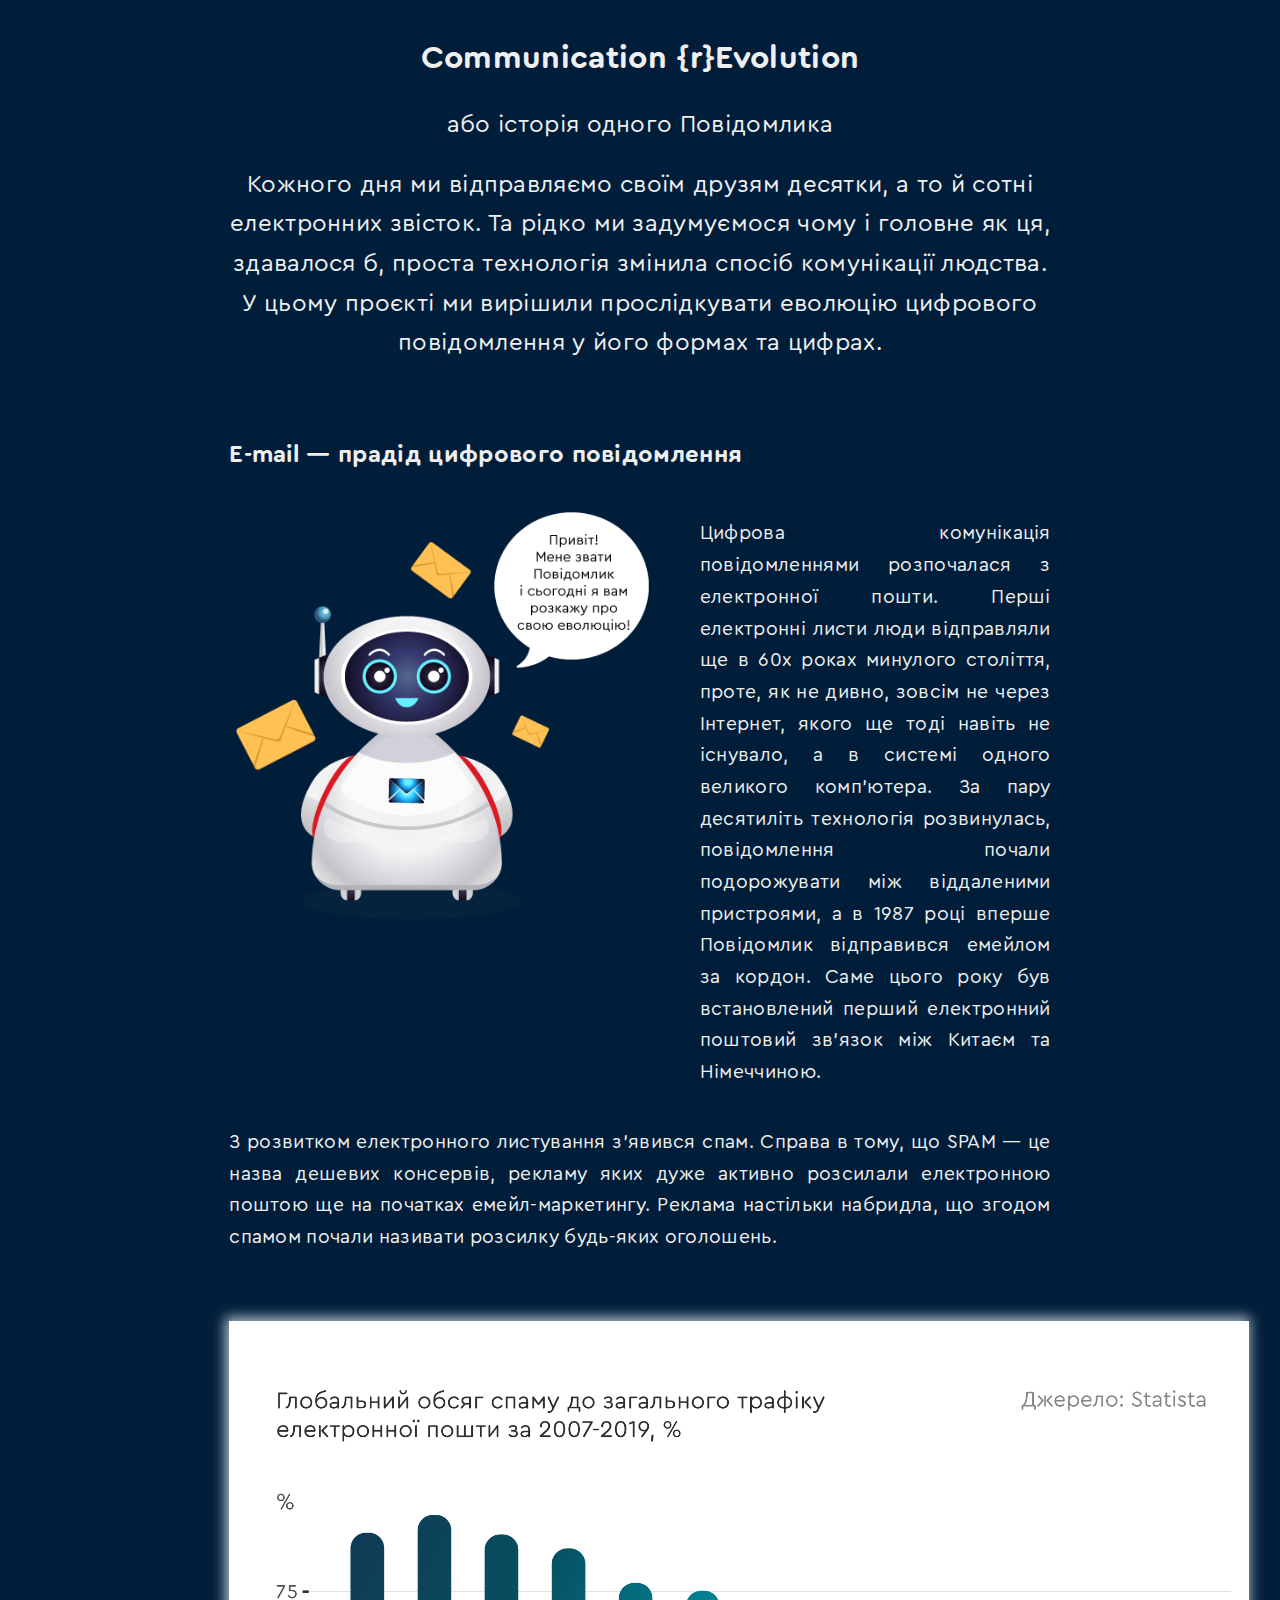
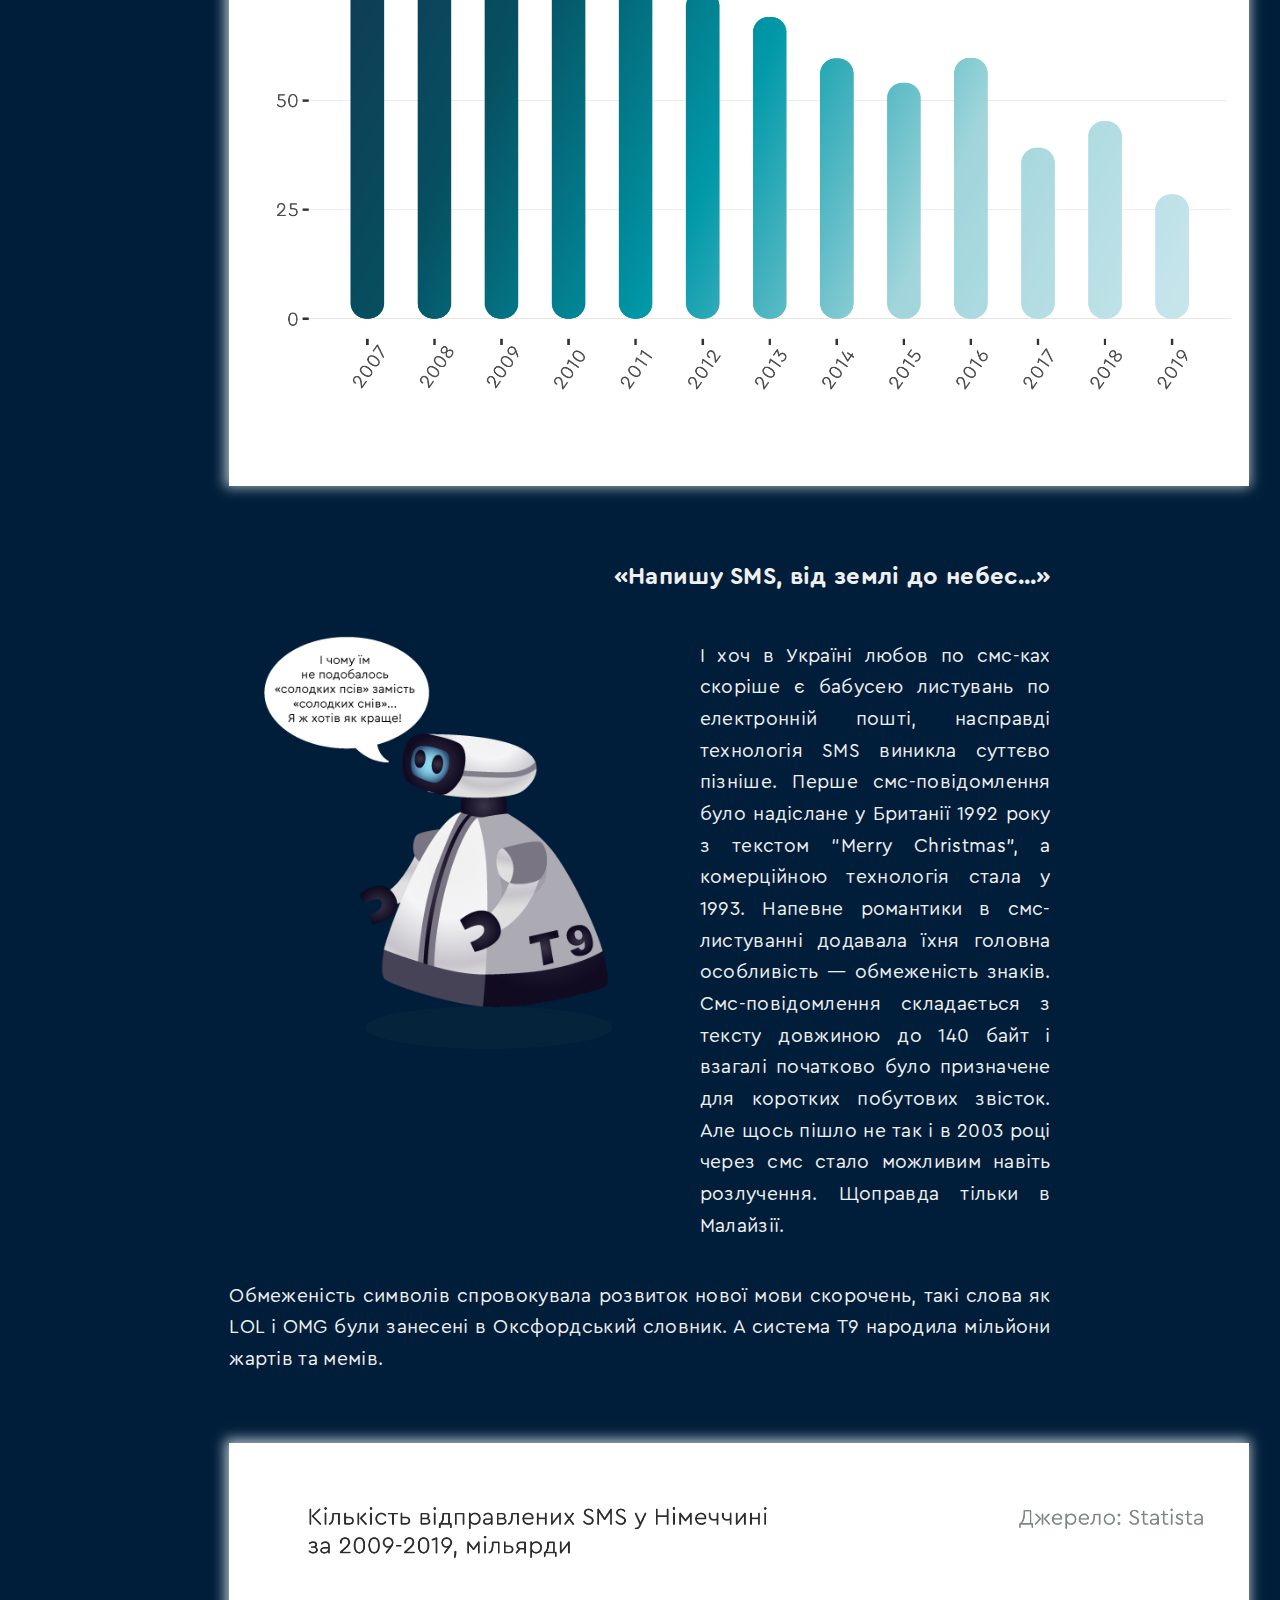
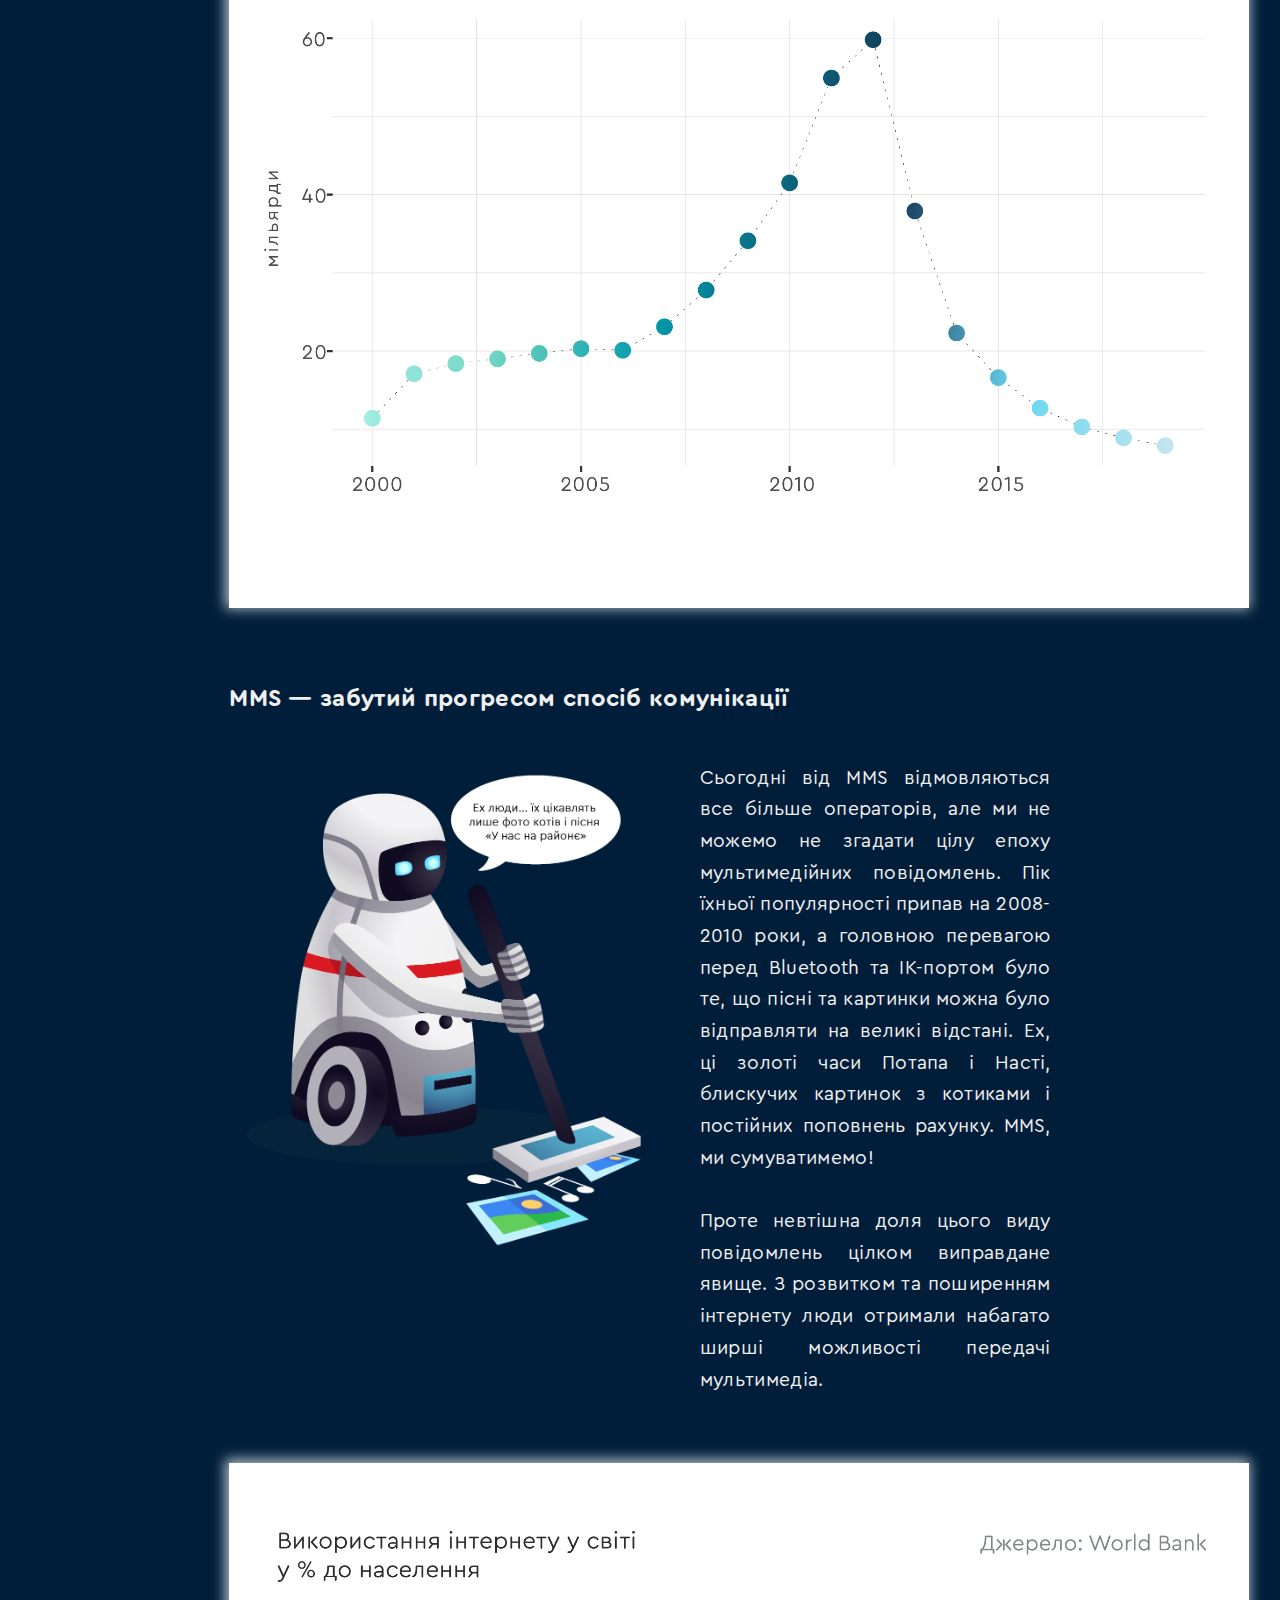
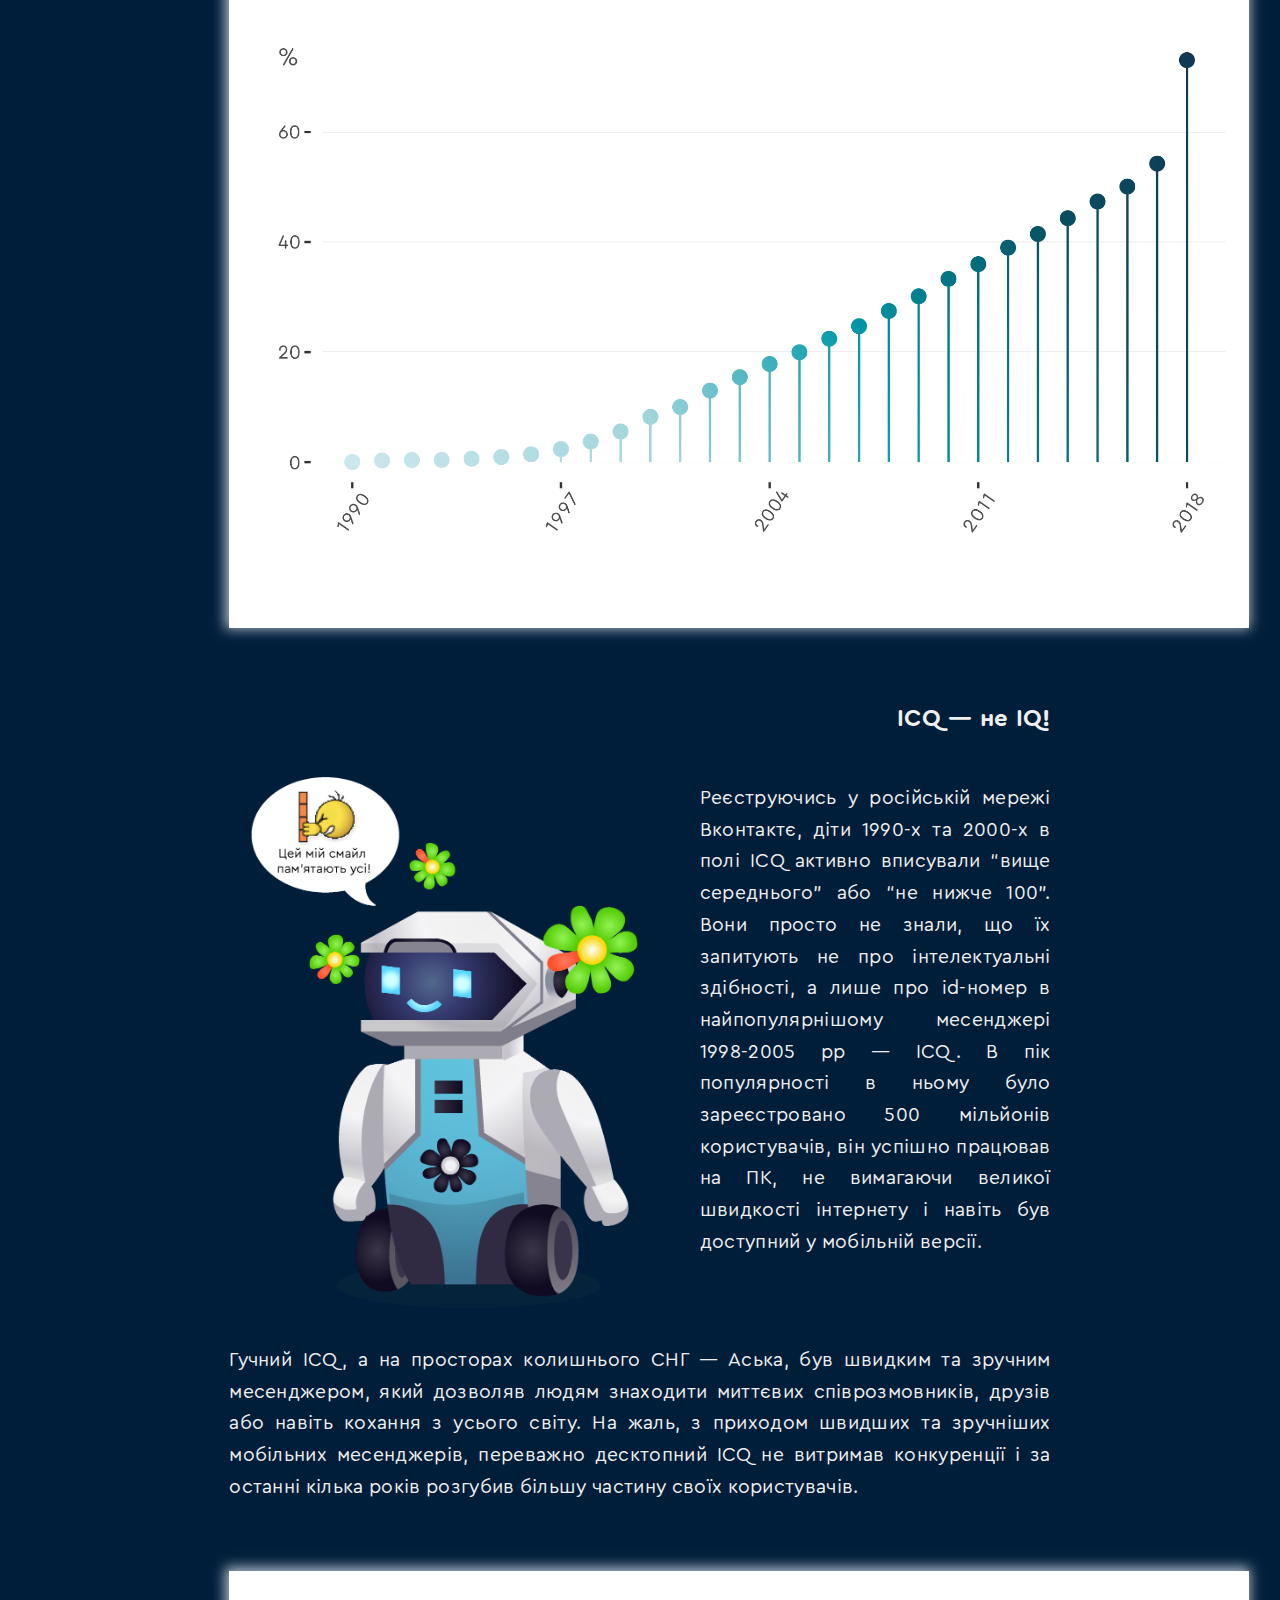
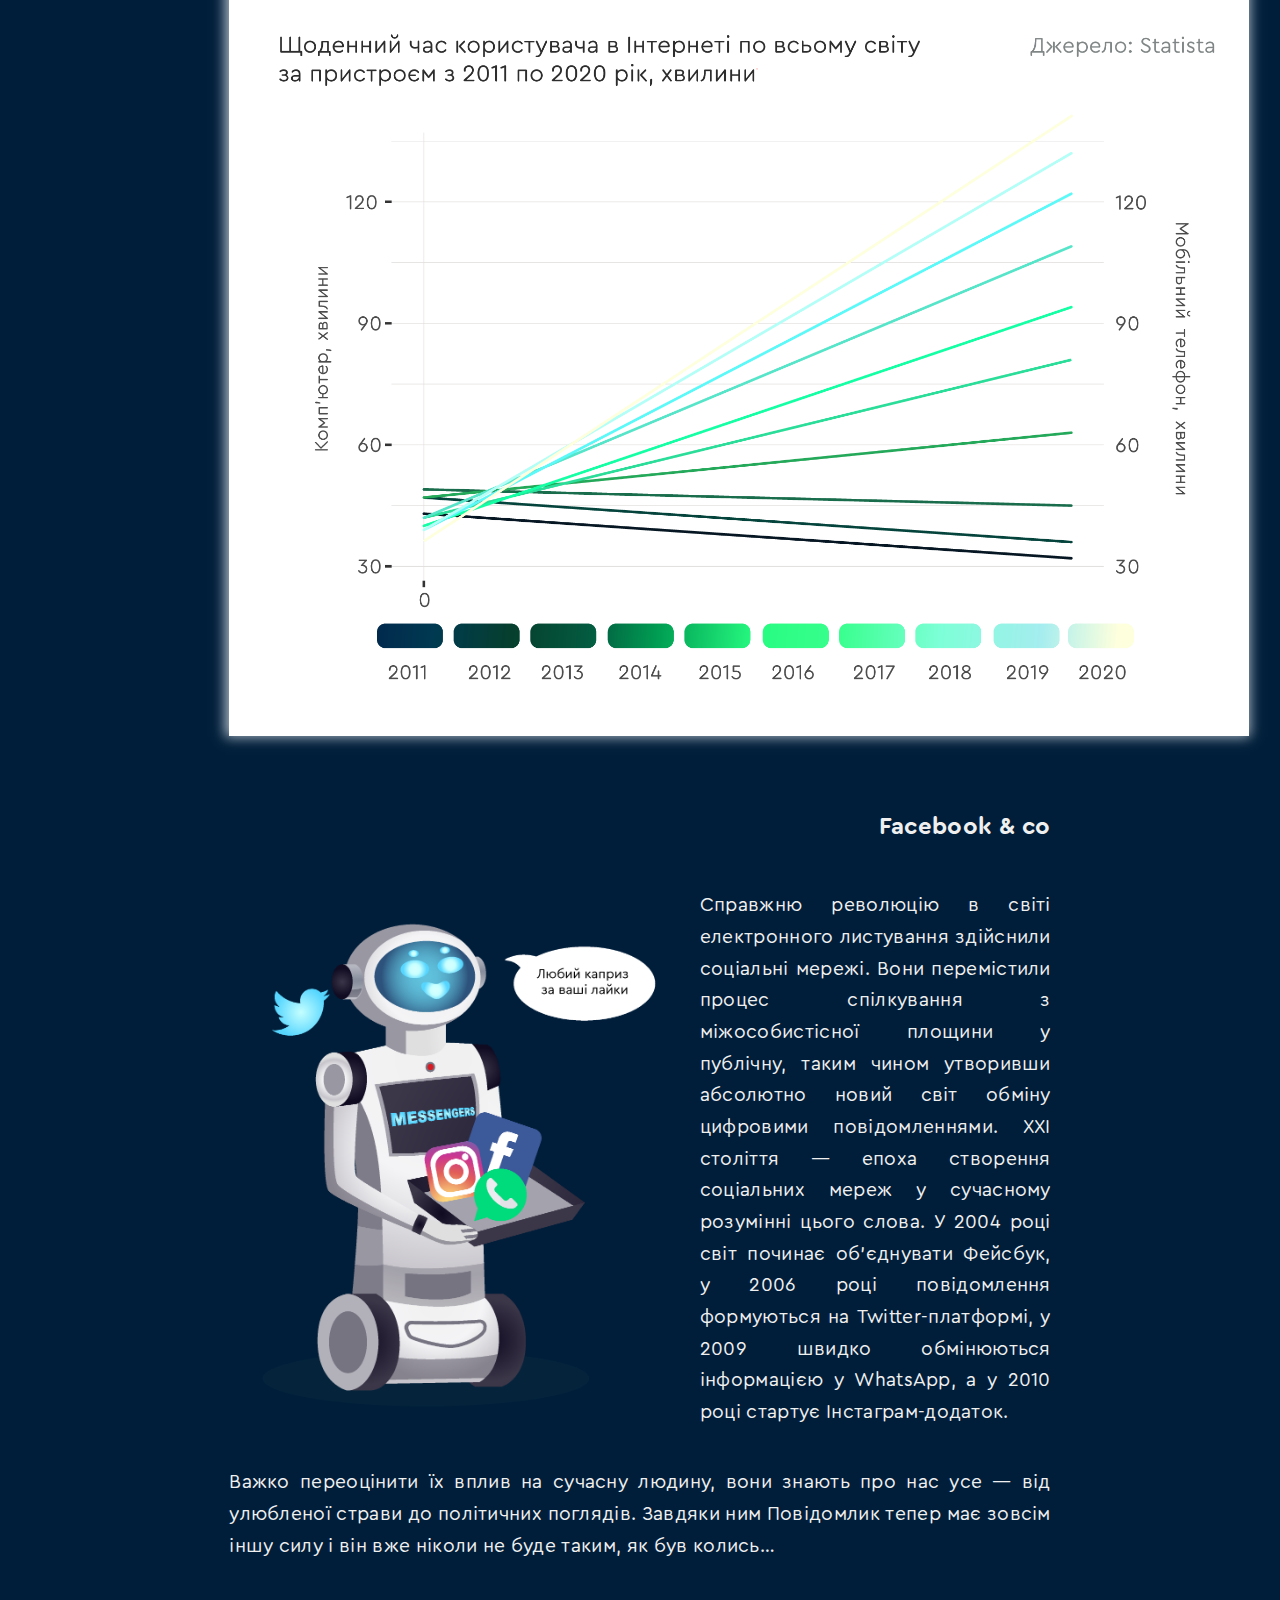
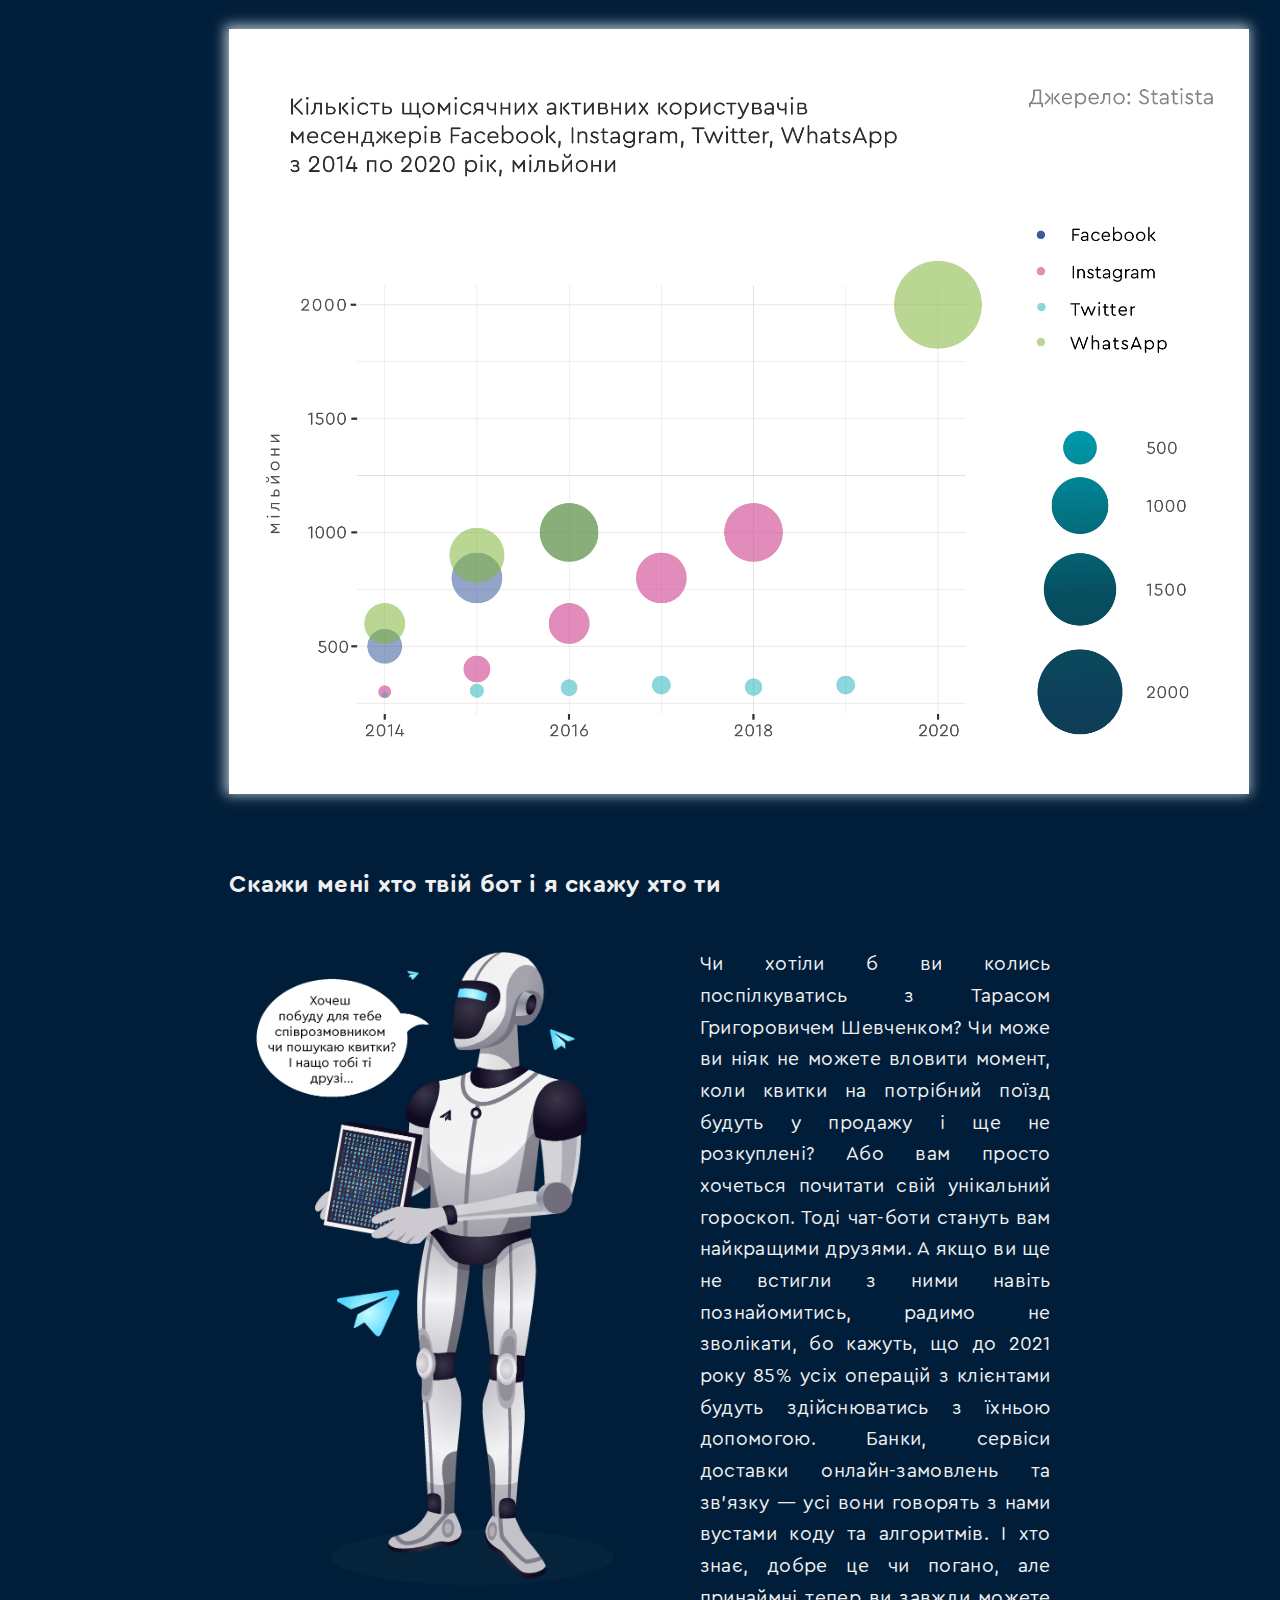
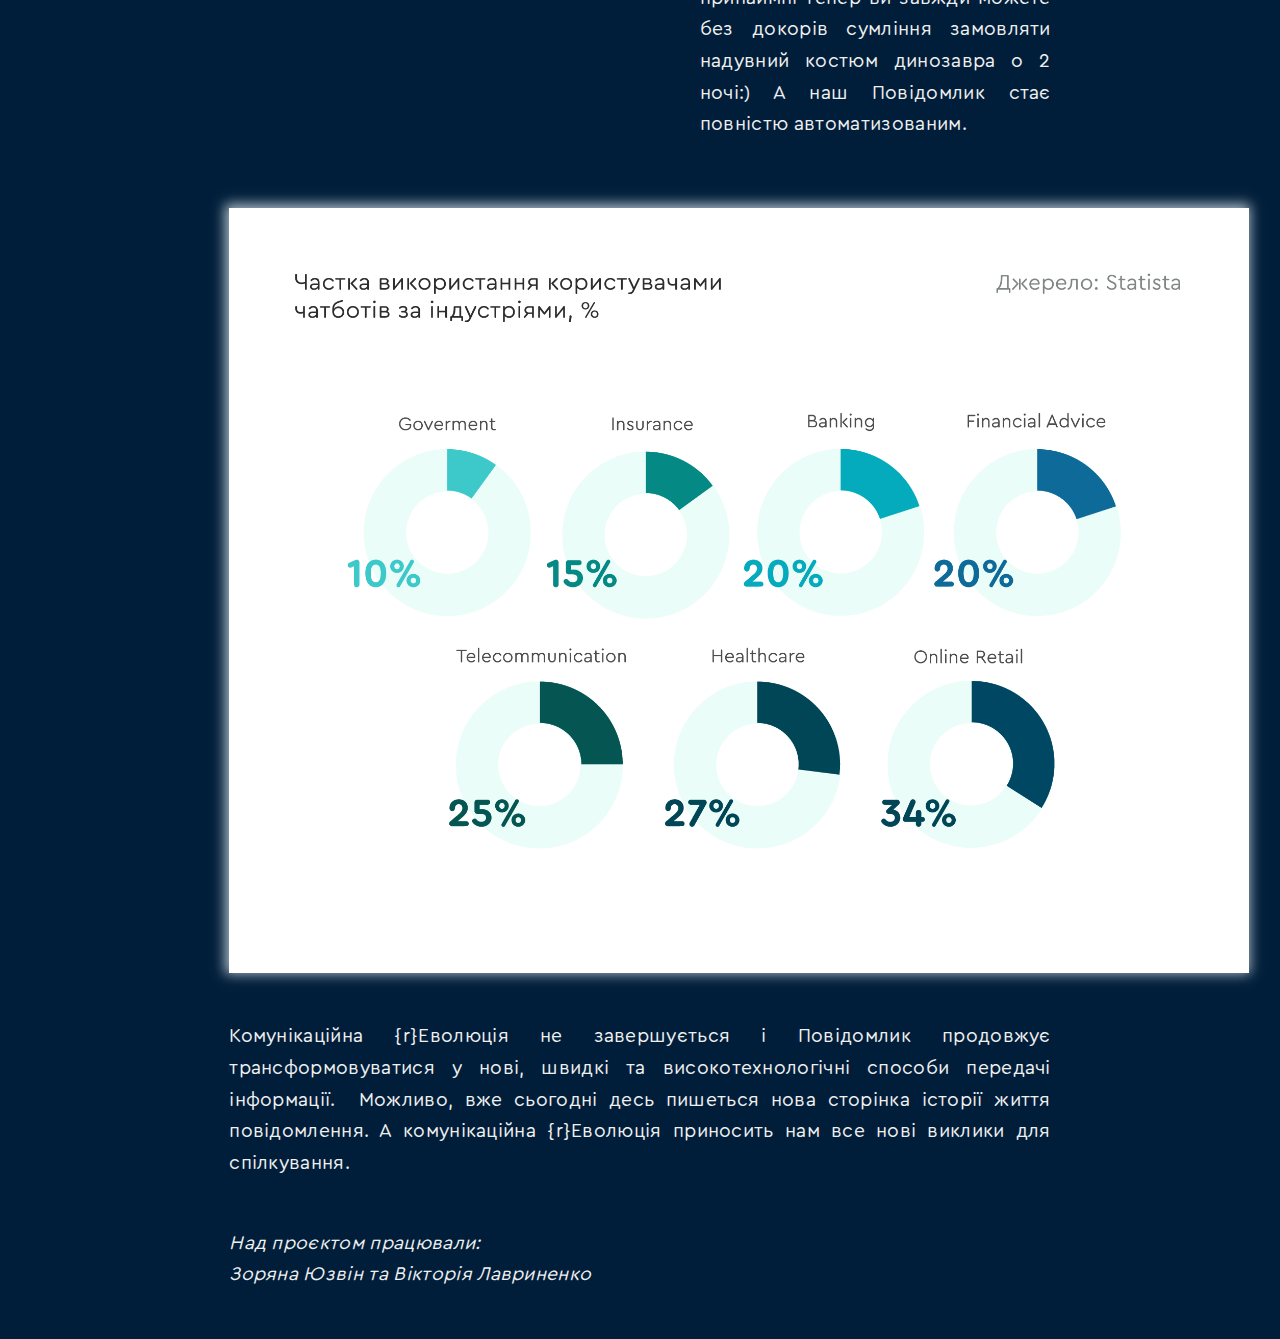
<file: index.html>
<html>
<head>
    <meta charset="utf-8">
    <meta http-equiv="X-UA-Compatible" content="IE=edge">
    <meta name="viewport" content="width=device-width,initial-scale=1.0">
    <!-- мета-теги потрібні, щоб нормально працювало кодування і мобільна версія -->
    <title>Communication {r}Evolution</title>
    <link href="./dataviz/presentaion/styles/style.css" rel="stylesheet">
</head>
<body>

<!-- div class="container" — це з епохи до 2015-го коли не було семантичних тегів: main, article, section, figure, nav, header, footer. Вони такі самі як div, але назва змістовна і менше треба класів = коротші серектори, менше літер, простіше читати вестку -->
<main>
<header>
    <h1>Communication {r}Evolution</h1>
    <h2>або історія одного Повідомлика</h2>
    <h2>Кожного дня ми відправляємо своїм друзям десятки, а то й сотні електронних звісток. Та рідко ми задумуємося чому і головне як ця, здавалося б, проста технологія змінила спосіб комунікації людства. У цьому проєкті ми вирішили прослідкувати еволюцію цифрового повідомлення у його формах та цифрах.
    </h2>
</header>

<article>
    <section class="content">
        <!-- Нехай підзаголовок живе у своїй частині документа -->
        <h3>E-mail — прадід цифрового повідомлення</h3>
        <img class="bot" src="./dataviz/presentaion/images/Email_bot.png">
        <p>
            Цифрова комунікація повідомленнями розпочалася з електронної пошти. Перші електронні листи люди відправляли
            ще в 60х роках минулого століття, проте, як не дивно, зовсім не через Інтернет, якого ще тоді
            навіть не існувало, а в системі одного великого комп’ютера. За пару десятиліть технологія розвинулась,
            повідомлення почали подорожувати між віддаленими пристроями, а в 1987 році вперше Повідомлик відправився
            емейлом за кордон. Саме цього року був встановлений перший електронний поштовий зв’язок між Китаєм та
            Німеччиною.
        </p>
        <p class="fullrow">
            З розвитком електронного листування з’явився спам. Справа в тому, що SPAM — це назва дешевих консервів, рекламу яких дуже активно розсилали електронною поштою ще на початках емейл-маркетингу. Реклама настільки
            набридла, що згодом спамом почали називати розсилку будь-яких оголошень.
        </p>
    </section>

    <figure>
        <input id="zoomEmailChart" type="checkbox">
        <label for="zoomEmailChart">
            <img class="chart" src="./dataviz/presentaion/images/Email.png">
        </label>
    </figure>

    <section class="content">
        <h3 style="text-align: right;">&laquo;Напишу SMS, від землі до небес...&raquo;</h3>
        <img class="bot" src="./dataviz/presentaion/images/Sms_bot.png">
        <p>
            І хоч в Україні любов по смс-ках скоріше є бабусею листувань по електронній пошті, насправді технологія SMS
            виникла суттєво пізніше. Перше смс-повідомлення було надіслане у Британії 1992 року з текстом
            “Merry Christmas”, а комерційною технологія стала у 1993. Напевне романтики в смс-листуванні додавала їхня головна
            особливість — обмеженість знаків. Смс-повідомлення складається з тексту довжиною до 140 байт і взагалі
            початково було призначене для коротких побутових звісток. Але щось пішло не так і в 2003 році через смс
            стало можливим навіть розлучення. Щоправда тільки в Малайзії.
        </p>
        <p class="fullrow">
            Обмеженість символів спровокувала розвиток нової мови скорочень, такі слова як LOL і OMG були занесені в
            Оксфордський словник. А система T9 народила мільйони жартів та мемів.
        </p>
    </section>

    <figure>
        <input id="zoomSmsChart" type="checkbox">
        <label for="zoomSmsChart">
            <img class="chart" src="./dataviz/presentaion/images/SMS.png">
        </label>
    </figure>

    <section class="content">
        <h3>MMS — забутий прогресом спосіб комунікації</h3>
        <img class="bot" src="./dataviz/presentaion/images/Mms_bot.png">
        <p>
            Сьогодні від MMS відмовляються все більше операторів, але ми не можемо не згадати цілу епоху
            мультимедійних повідомлень. Пік їхньої популярності припав на 2008-2010 роки, а головною перевагою перед Bluetooth та
            ІК-портом було те, що пісні та картинки можна було відправляти на великі відстані. Ех, ці золоті часи Потапа
            і Насті, блискучих картинок з котиками і постійних поповнень рахунку. MMS, ми сумуватимемо! 
            <br><br>
            Проте невтішна доля цього виду повідомлень цілком виправдане явище. З розвитком та поширенням інтернету люди отримали
            набагато ширші можливості передачі мультимедіа.
        </p>
    </section>

    <figure>
        <input id="zoomMmsChart" type="checkbox">
        <label for="zoomMmsChart">
            <img class="chart" src="./dataviz/presentaion/images/MMs.png">
        </label>
    </figure>


    <section class="content">
        <h3 style="text-align: right;">ICQ — не IQ!</h3>
        <img class="bot" src="./dataviz/presentaion/images/Icq_bot.png">
        <p>
            Реєструючись у російській мережі Вконтактє, діти 1990-х та 2000-х в полі ICQ активно вписували “вище
            середнього” або “не нижче 100”. Вони просто не знали, що їх запитують не про інтелектуальні здібності, а
            лише про id-номер в найпопулярнішому месенджері 1998-2005 рр — ICQ. В пік популярності в ньому було
            зареєстровано 500 мільйонів користувачів, він успішно працював на ПК, не вимагаючи великої швидкості
            інтернету і навіть був доступний у мобільній версії.
        </p>
        <p class="fullrow">
            Гучний ICQ, а на просторах колишнього СНГ — Аська, був
            швидким та зручним месенджером, який дозволяв людям знаходити миттєвих співрозмовників, друзів або навіть
            кохання з усього світу. На жаль, з приходом швидших та зручніших мобільних месенджерів, переважно десктопний ICQ
            не витримав конкуренції і за останні кілька років розгубив більшу частину своїх користувачів.
        </p>
    </section>

    <figure>
        <input id="zoomIcqChart" type="checkbox">
        <label for="zoomIcqChart">
            <img class="chart" src="./dataviz/presentaion/images/ICQ.png">
        </label>
    </figure>

    <section class="content">
        <h3  style="text-align: right;">Facebook & co</h3>
        <img class="bot" src="./dataviz/presentaion/images/Messenger_bot.png">
        <p>
            Справжню революцію в світі електронного листування здійснили соціальні мережі. Вони перемістили процес
            спілкування з міжособистісної площини у публічну, таким чином утворивши абсолютно новий світ обміну
            цифровими повідомленнями. XXI століття — епоха створення соціальних мереж у сучасному розумінні цього слова. У 2004
            році світ починає об’єднувати Фейсбук, у 2006 році повідомлення формуються на Twitter-платформі, у 2009
            швидко обмінюються інформацією у WhatsApp, а у 2010 році стартує Інстаграм-додаток. 
        </p>
        <p class="fullrow">
            Важко переоцінити їх
            вплив на сучасну людину, вони знають про нас усе — від улюбленої страви до політичних поглядів. Завдяки ним
            Повідомлик тепер має зовсім іншу силу і він вже ніколи не буде таким, як був колись… 
        </p>
    </section>

    <figure>
        <input id="zoomMessChart" type="checkbox">
        <label for="zoomMessChart">
            <img class="chart" src="./dataviz/presentaion/images/Messenger.png">
        </label>
    </figure>

    <section class="content">
        <h3>Скажи мені хто твій бот і я скажу хто ти</h3>
        <img class="bot" src="./dataviz/presentaion/images/Chat_bot.png">
        <p>
            Чи хотіли б ви колись поспілкуватись з Тарасом Григоровичем Шевченком? Чи може ви ніяк не можете вловити
            момент, коли квитки на потрібний поїзд будуть у продажу і ще не розкуплені? Або вам просто хочеться почитати
            свій унікальний гороскоп. Тоді чат-боти стануть вам найкращими друзями. А якщо ви ще не встигли з ними
            навіть познайомитись, радимо не зволікати, бо кажуть, що до 2021 року 85% усіх операцій з клієнтами будуть
            здійснюватись з їхньою допомогою. Банки, сервіси доставки онлайн-замовлень та зв’язку — усі вони
            говорять з нами вустами коду та алгоритмів. І хто знає, добре це чи погано, але принаймні тепер ви
            завжди можете без докорів сумління замовляти надувний костюм динозавра о 2 ночі:) А наш Повідомлик стає
            повністю автоматизованим.
        </p>
    </section>

    <figure>
        <input id="zoomChatChart" type="checkbox">
        <label for="zoomChatChart">
            <img class="chart" src="./dataviz/presentaion/images/Chatbot.png">
        </label>
    </figure>

    <section id="conclusions"><p>
        Комунікаційна {r}Еволюція не завершується і Повідомлик продовжує трансформовуватися у нові,
        швидкі та високотехнологічні способи передачі інформації.  Можливо, вже сьогодні десь пишеться нова сторінка
        історії життя повідомлення. А комунікаційна {r}Eволюція приносить нам все нові виклики для спілкування.
    </p></section>
</article>

<footer>
  <p><em>Над проєктом працювали: <br>Зоряна Юзвін та Вікторія Лавриненко<em></p>  
</footer>

</main>
</body>
</html>
</file>
<file: dataviz/presentaion/styles/style.css>
body {
  font-family: 'CeraRoundPro';
  background-color: #001E3A;
  /* ���� ������ */
  /* ���� �������, ���� � �������� https://gka.github.io/palettes/ */
  color: #efefef;
  /* �� ������ �� ����� ������ ����� �������� �� ������� (��� �� ���������� ������) */
  letter-spacing: 0.02em;
  line-height: 1.65;
  /* em � ����� ������ � �������, ����� 16px, ��� ���� ������ ��� ������������� ������� �� ��������. ��� �� ��������� ������������ ������������, � �� ����� ������ � ������� */
  /* margin: 0 auto;
  padding: 0;
  width: 70%; */
}

@font-face {
  font-family: CeraRoundPro;
  font-weight: 400;
  src: url("../fonts/TypeMates - CeraRoundPro-Regular.otf") format("opentype");
}

@font-face {
  font-family: CeraRoundPro;
  font-weight: bold;
  src: url("../fonts/TypeMates - CeraRoundPro-Bold.otf") format("opentype");
}

/* Styles here cause figure has to be 100% */
section, footer, header {
  margin: 2em 1.5em 3em 1.5em;
  /* for mobile and all */
}

figure {
  margin: 3em 0 5em 0;
}

img.bot {
  margin-right: 1em 5vw;
  max-width: 90vw;
}

@media screen and (min-width: 800px) {
  section, footer, header, figure {
    margin: 2em 15% 3em 15%;
    /* for tabletes and netwooks */
  }
  p {
    font-size: 1.1em;
    text-align: justify;
  }

  section.content {
    display: grid;
    grid-template-columns: 1.25fr 1fr;
    grid-gap: 0 2em;
  }

  section.content h3 {
    grid-column: 1 / -1;
  }

  p.fullrow {
    grid-column: 1 / -1;
  }

  img.bot {
    margin: 0;
    max-width: 100%;
  }
}

@media screen and (min-width: 1199px) {
  section, footer, header, figure {
    max-width: 1000px;
    margin: 2em 17.5% 3em 17.5%;
    /* for large desktops */
  }

  p {
    font-size: 1.2em;
  }
}

h1, h2 {
  text-align: center;
}

h2 {
  font-weight: 400;
}

@media screen and (max-width: 800px) {
  h2 {
    font-size: 1.2rem;
    text-align: left;
  }
}

section.content h3 {
  font-size: 1.5em;
}

/* .content {
  overflow: hidden;
} */

figure {
  padding: 0;
  text-align: center;
}

figure img.chart {
  max-height: 85vh;
  max-width: calc(100vw - 2em);
  transition: transform 0.5s ease;
  cursor: zoom-in;
  box-shadow: -0.1em -0.1em 0.75em 0.15em #adbbc6;
}

@media (max-width: 500px) {
  figure img.chart {
    transform-origin: center left;
  }
}

input[type=checkbox] {
  display: none;
}

input[type=checkbox]:checked ~ label > img.chart {
  transform: scale(1.5);
  cursor: zoom-out;
}
</file>
